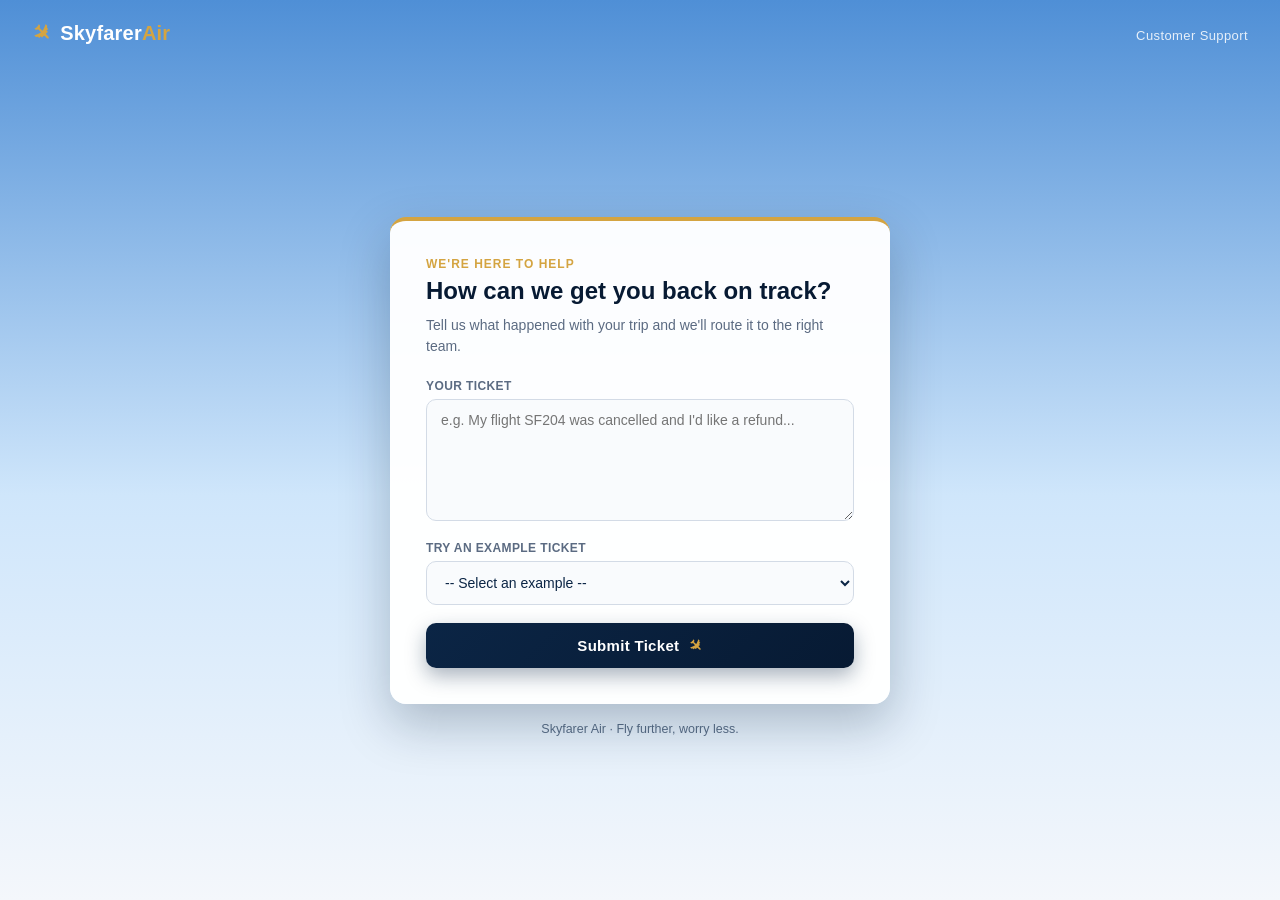
<file: frontend/index.html>
<!DOCTYPE html>
<html lang="en">
<head>
<meta charset="UTF-8">
<meta name="viewport" content="width=device-width, initial-scale=1.0">
<title>Skyfarer Air — Support</title>
<link rel="stylesheet" href="styles.css">
</head>
<body>

  <div class="sky">
    <div class="cloud cloud-1"></div>
    <div class="cloud cloud-2"></div>
    <div class="cloud cloud-3"></div>
    <div class="cloud cloud-4"></div>
    <div class="plane-trail">
      <span class="plane">✈</span>
    </div>
  </div>

  <header class="brand-bar">
    <div class="brand">
      <span class="brand-mark">✈</span>
      <span class="brand-name">Skyfarer<span class="brand-name-accent">Air</span></span>
    </div>
    <span class="brand-tagline">Customer Support</span>
  </header>

  <main class="page">
    <div class="card">
      <p class="eyebrow">We're here to help</p>
      <h1>How can we get you back on track?</h1>
      <p class="subtitle">Tell us what happened with your trip and we'll route it to the right team.</p>

      <form id="ticket-form">
        <label for="ticket-input" class="field-label">Your ticket</label>
        <textarea
          id="ticket-input"
          placeholder="e.g. My flight SF204 was cancelled and I'd like a refund..."
          rows="6"
          required
        ></textarea>

        <label for="test-ticket-select" class="field-label">Try an example ticket</label>
        <select id="test-ticket-select">
          <option value="">-- Select an example --</option>
        </select>

        <button type="submit" id="submit-btn">
          <span class="btn-label">Submit Ticket</span>
          <span class="btn-icon">✈</span>
        </button>
      </form>
    </div>

    <p class="footnote">Skyfarer Air &middot; Fly further, worry less.</p>
  </main>

  <div id="notification" class="notification hidden">
    <span id="notification-message"></span>
    <button id="notification-close" aria-label="Dismiss">&times;</button>
  </div>

  <script src="test-tickets.js"></script>
  <script src="script.js"></script>
</body>
</html>
</file>
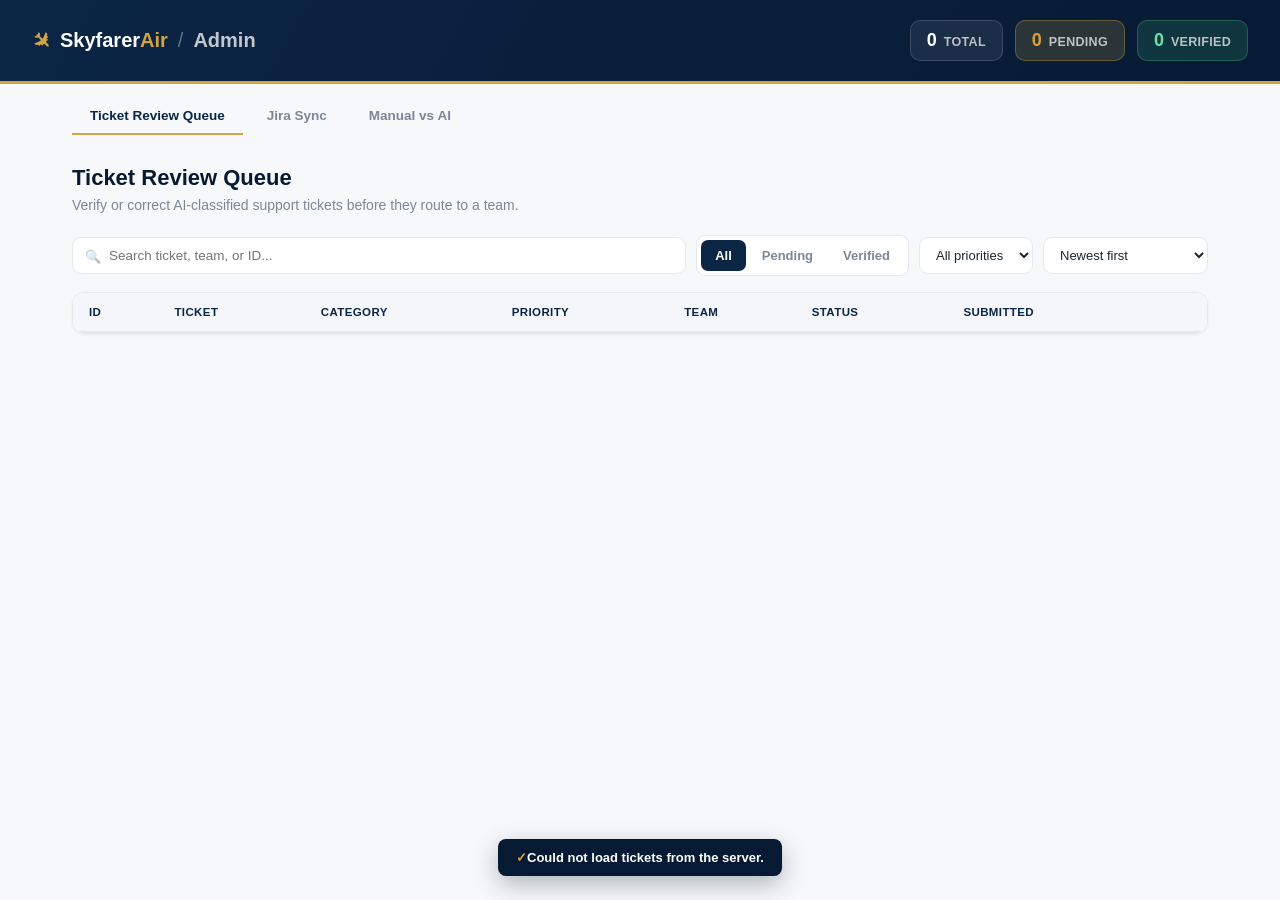
<file: frontend/admin.html>
<!DOCTYPE html>
<html lang="en">
<head>
<meta charset="UTF-8">
<meta name="viewport" content="width=device-width, initial-scale=1.0">
<title>Skyfarer Air — Admin Review</title>
<link rel="stylesheet" href="admin.css">
</head>
<body>

  <header class="topbar">
    <div class="brand">
      <span class="brand-mark">✈</span>
      <span class="brand-name">Skyfarer<span class="brand-name-accent">Air</span></span>
      <span class="brand-divider">/</span>
      <span class="brand-page">Admin</span>
    </div>
    <div class="topbar-stats">
      <div class="stat-pill">
        <span class="stat-pill-value" id="stat-total">0</span>
        <span class="stat-pill-label">Total</span>
      </div>
      <div class="stat-pill stat-pill-pending">
        <span class="stat-pill-value" id="stat-pending">0</span>
        <span class="stat-pill-label">Pending</span>
      </div>
      <div class="stat-pill stat-pill-verified">
        <span class="stat-pill-value" id="stat-verified">0</span>
        <span class="stat-pill-label">Verified</span>
      </div>
    </div>
  </header>

  <nav class="page-tabs" id="page-tabs">
    <button class="page-tab active" data-page="tickets">Ticket Review Queue</button>
    <button class="page-tab" data-page="jira">
      Jira Sync
      <span id="jira-failed-count" class="page-tab-badge hidden">0</span>
    </button>
    <button class="page-tab" data-page="benchmark">Manual vs AI</button>
  </nav>

  <main class="page" id="page-tickets">

    <div class="page-heading">
      <h1>Ticket Review Queue</h1>
      <p>Verify or correct AI-classified support tickets before they route to a team.</p>
    </div>

    <div class="toolbar">
      <div class="search-box">
        <span class="search-icon">&#128269;</span>
        <input id="search-input" type="text" placeholder="Search ticket, team, or ID...">
      </div>

      <div class="filter-tabs" id="filter-tabs">
        <button class="filter-tab active" data-filter="all">All</button>
        <button class="filter-tab" data-filter="pending">Pending</button>
        <button class="filter-tab" data-filter="verified">Verified</button>
      </div>

      <select id="priority-select">
        <option value="all">All priorities</option>
        <option value="High">High</option>
        <option value="Medium">Medium</option>
        <option value="Low">Low</option>
      </select>

      <select id="sort-select">
        <option value="date-desc">Newest first</option>
        <option value="date-asc">Oldest first</option>
        <option value="priority-desc">Priority: High → Low</option>
        <option value="priority-asc">Priority: Low → High</option>
        <option value="status">Status: pending first</option>
      </select>
    </div>

    <div class="table-wrap">
      <table class="ticket-table">
        <thead>
          <tr>
            <th class="sortable" data-sort="id">ID</th>
            <th>Ticket</th>
            <th class="sortable" data-sort="category">Category</th>
            <th class="sortable" data-sort="priority">Priority</th>
            <th>Team</th>
            <th class="sortable" data-sort="status">Status</th>
            <th class="sortable" data-sort="date">Submitted</th>
            <th></th>
          </tr>
        </thead>
        <tbody id="ticket-tbody"></tbody>
      </table>
      <p id="empty-state" class="empty-state hidden">No tickets match the current filters.</p>
    </div>

  </main>

  <main class="page hidden" id="page-jira">

    <div class="page-heading">
      <h1>Jira Sync</h1>
      <p>Track Jira ticket creation for verified tickets, and retry any that failed.</p>
    </div>

    <div class="toolbar">
      <div class="filter-tabs" id="jira-filter-tabs">
        <button class="filter-tab active" data-jira-filter="all">All</button>
        <button class="filter-tab" data-jira-filter="pending">Pending</button>
        <button class="filter-tab" data-jira-filter="created">Created</button>
        <button class="filter-tab" data-jira-filter="failed">Failed</button>
      </div>
    </div>

    <div class="table-wrap">
      <table class="ticket-table">
        <thead>
          <tr>
            <th>ID</th>
            <th>Category</th>
            <th>Team</th>
            <th>Verified</th>
            <th>Jira Status</th>
            <th>Jira Ticket</th>
            <th></th>
          </tr>
        </thead>
        <tbody id="jira-tbody"></tbody>
      </table>
      <p id="jira-empty-state" class="empty-state hidden">No verified tickets yet.</p>
    </div>

  </main>

  <main class="page hidden" id="page-benchmark">

    <div class="page-heading">
      <h1>Manual vs AI</h1>
      <p>Classify the same ticket manually and see how long it took compared to the AI.</p>
    </div>

    <div class="toolbar">
      <div class="field-group benchmark-input-group">
        <label class="field-label">Ticket Text</label>
        <textarea id="bench-ticket-input" rows="2" placeholder="Paste a passenger ticket to benchmark..."></textarea>
      </div>
      <div class="stat-pill stat-pill-light">
        <span class="stat-pill-value" id="bench-manual-timer">0.0s</span>
        <span class="stat-pill-label">Manual Time</span>
      </div>
      <button id="bench-start-btn" class="btn btn-primary">Start</button>
    </div>

    <div id="bench-manual-fields" class="table-wrap benchmark-form-card hidden">
      <div class="field-row">
        <div class="field-group">
          <label class="field-label">Category</label>
          <select id="bench-category" disabled></select>
        </div>
        <div class="field-group">
          <label class="field-label">Priority</label>
          <select id="bench-priority" disabled>
            <option value="High">High</option>
            <option value="Medium">Medium</option>
            <option value="Low">Low</option>
          </select>
        </div>
      </div>
      <div class="field-group">
        <label class="field-label">Assigned Team</label>
        <select id="bench-team" disabled></select>
      </div>
      <div class="field-group">
        <label class="field-label">Reasoning</label>
        <textarea id="bench-reasoning" rows="3" disabled></textarea>
      </div>
      <button id="bench-submit-btn" class="btn btn-primary" disabled>Submit Manual</button>
    </div>

    <p id="bench-waiting" class="empty-state hidden">Manual submitted — waiting on AI classification...</p>

    <div id="bench-result" class="table-wrap benchmark-result hidden">
      <table class="ticket-table">
        <thead>
          <tr>
            <th>Metric</th>
            <th>Manual</th>
            <th>AI</th>
          </tr>
        </thead>
        <tbody>
          <tr>
            <td>Time</td>
            <td class="benchmark-time-cell" id="bench-manual-time-out"></td>
            <td class="benchmark-time-cell" id="bench-ai-time-out"></td>
          </tr>
          <tr>
            <td>Category</td>
            <td id="bench-manual-category-out"></td>
            <td id="bench-ai-category-out"></td>
          </tr>
          <tr>
            <td>Priority</td>
            <td id="bench-manual-priority-out"></td>
            <td id="bench-ai-priority-out"></td>
          </tr>
          <tr>
            <td>Team</td>
            <td class="cell-team" id="bench-manual-team-out"></td>
            <td class="cell-team" id="bench-ai-team-out"></td>
          </tr>
          <tr>
            <td>Reasoning</td>
            <td id="bench-manual-reasoning-out"></td>
            <td id="bench-ai-reasoning-out"></td>
          </tr>
        </tbody>
      </table>
      <div class="benchmark-diff">
        <span id="bench-diff-summary"></span>
        <button id="bench-reset-btn" class="btn btn-ghost">Run Another</button>
      </div>
    </div>

  </main>

  <!-- review side panel -->
  <div id="overlay" class="overlay hidden"></div>
  <aside id="review-panel" class="review-panel hidden">
    <div class="review-header">
      <h2>Review Ticket <span id="review-id">#—</span></h2>
      <button id="panel-close" class="icon-btn" aria-label="Close">&times;</button>
    </div>

    <div class="review-body">
      <div class="field-group">
        <label class="field-label">Original Ticket Text</label>
        <textarea id="field-input" rows="5" readonly></textarea>
      </div>

      <div class="field-row">
        <div class="field-group">
          <label class="field-label">Category</label>
          <select id="field-category"></select>
        </div>
        <div class="field-group">
          <label class="field-label">Priority</label>
          <select id="field-priority">
            <option value="High">High</option>
            <option value="Medium">Medium</option>
            <option value="Low">Low</option>
          </select>
        </div>
      </div>

      <div class="field-group">
        <label class="field-label">Assigned Team</label>
        <select id="field-team"></select>
        <span class="field-hint">Auto-filled from category, editable if needed.</span>
      </div>

      <div class="field-group">
        <label class="field-label">Reasoning</label>
        <textarea id="field-reasoning" rows="4"></textarea>
      </div>

      <div class="field-group meta-row">
        <span class="field-label">Submitted</span>
        <span id="field-created" class="meta-value">—</span>
      </div>
    </div>

    <div class="review-footer">
      <span class="field-hint">Saving marks this ticket as verified.</span>
      <div class="review-actions">
        <button id="btn-cancel" class="btn btn-ghost">Cancel</button>
        <button id="btn-save" class="btn btn-primary">Verify &amp; Save</button>
      </div>
    </div>
  </aside>

  <div id="toast" class="toast hidden"></div>

  <script src="admin.js"></script>
</body>
</html>
</file>
<file: frontend/styles.css>
* {
  box-sizing: border-box;
}

:root {
  --navy: #0b2545;
  --navy-deep: #071a33;
  --gold: #d4a441;
  --sky-top: #4f8fd6;
  --sky-bottom: #cfe6fb;
}

html, body {
  height: 100%;
}

body {
  margin: 0;
  min-height: 100vh;
  position: relative;
  overflow-x: hidden;
  display: flex;
  flex-direction: column;
  font-family: -apple-system, BlinkMacSystemFont, "Segoe UI", Roboto, sans-serif;
  color: var(--navy);
  background: linear-gradient(180deg, var(--sky-top) 0%, var(--sky-bottom) 55%, #f4f7fb 100%);
}

/* ---------- animated sky background (clouds + plane) ---------- */

.sky {
  position: fixed;
  inset: 0;
  overflow: hidden;
  z-index: 0;
  pointer-events: none;
}

.cloud {
  position: absolute;
  background: #fff;
  opacity: 0.75;
  border-radius: 50%;
  filter: blur(0.5px);
}

.cloud::before,
.cloud::after {
  content: "";
  position: absolute;
  background: inherit;
  border-radius: 50%;
}

.cloud-1 {
  width: 120px;
  height: 40px;
  top: 12%;
  left: -20%;
  animation: drift 38s linear infinite;
}
.cloud-1::before { width: 60px; height: 60px; top: -30px; left: 15px; }
.cloud-1::after  { width: 50px; height: 50px; top: -20px; left: 60px; }

.cloud-2 {
  width: 90px;
  height: 32px;
  top: 25%;
  left: -25%;
  animation: drift 52s linear infinite;
  animation-delay: -12s;
}
.cloud-2::before { width: 46px; height: 46px; top: -22px; left: 10px; }
.cloud-2::after  { width: 38px; height: 38px; top: -16px; left: 46px; }

.cloud-3 {
  width: 150px;
  height: 46px;
  top: 6%;
  left: -30%;
  animation: drift 65s linear infinite;
  animation-delay: -30s;
  opacity: 0.55;
}
.cloud-3::before { width: 70px; height: 70px; top: -35px; left: 20px; }
.cloud-3::after  { width: 56px; height: 56px; top: -24px; left: 78px; }

.cloud-4 {
  width: 70px;
  height: 26px;
  top: 33%;
  left: -20%;
  animation: drift 44s linear infinite;
  animation-delay: -5s;
  opacity: 0.6;
}
.cloud-4::before { width: 34px; height: 34px; top: -16px; left: 8px; }
.cloud-4::after  { width: 28px; height: 28px; top: -12px; left: 34px; }

@keyframes drift {
  from { transform: translateX(0); }
  to   { transform: translateX(140vw); }
}

.plane-trail {
  position: absolute;
  top: 16%;
  left: -10%;
  animation: fly 26s linear infinite;
}

.plane-trail .plane {
  display: inline-block;
  font-size: 22px;
  color: #ffffff;
  text-shadow: 0 2px 6px rgba(0, 0, 0, 0.25);
}

@keyframes fly {
  from { transform: translateX(0) translateY(0); }
  to   { transform: translateX(130vw) translateY(-30px); }
}

/* ---------- brand bar ---------- */

.brand-bar {
  position: relative;
  z-index: 1;
  display: flex;
  align-items: baseline;
  justify-content: space-between;
  padding: 20px 32px;
  color: #fff;
}

.brand {
  display: flex;
  align-items: center;
  gap: 10px;
  font-size: 20px;
  font-weight: 700;
  letter-spacing: 0.2px;
}

.brand-mark {
  transform: rotate(45deg);
  display: inline-block;
  color: var(--gold);
  font-size: 22px;
}

.brand-name-accent {
  color: var(--gold);
  font-weight: 700;
}

.brand-tagline {
  font-size: 13px;
  opacity: 0.85;
  letter-spacing: 0.4px;
}

/* ---------- page content ---------- */

.page {
  position: relative;
  z-index: 1;
  flex: 1;
  display: flex;
  flex-direction: column;
  align-items: center;
  justify-content: center;
  padding: 24px;
}

.card {
  background: rgba(255, 255, 255, 0.97);
  border-radius: 16px;
  box-shadow: 0 20px 50px rgba(7, 26, 51, 0.25);
  padding: 36px;
  width: 100%;
  max-width: 500px;
  border-top: 4px solid var(--gold);
}

.eyebrow {
  margin: 0 0 6px;
  font-size: 12px;
  font-weight: 700;
  letter-spacing: 1px;
  text-transform: uppercase;
  color: var(--gold);
}

h1 {
  margin: 0 0 10px;
  font-size: 24px;
  color: var(--navy-deep);
}

.subtitle {
  margin: 0 0 22px;
  color: #5b6b82;
  font-size: 14px;
  line-height: 1.5;
}

.field-label {
  display: block;
  font-size: 12px;
  font-weight: 600;
  color: #5b6b82;
  margin-bottom: 6px;
  text-transform: uppercase;
  letter-spacing: 0.4px;
}

textarea {
  width: 100%;
  padding: 12px 14px;
  font-size: 14px;
  font-family: inherit;
  border: 1px solid #d3dbe6;
  border-radius: 10px;
  resize: vertical;
  min-height: 120px;
  background: #f9fbfd;
}

textarea:focus {
  outline: none;
  border-color: var(--navy);
  box-shadow: 0 0 0 3px rgba(11, 37, 69, 0.12);
  background: #fff;
}

label[for="test-ticket-select"] {
  margin-top: 16px;
}

select#test-ticket-select {
  width: 100%;
  padding: 12px 14px;
  font-size: 14px;
  font-family: inherit;
  border: 1px solid #d3dbe6;
  border-radius: 10px;
  background: #f9fbfd;
  color: var(--navy);
}

select#test-ticket-select:focus {
  outline: none;
  border-color: var(--navy);
  box-shadow: 0 0 0 3px rgba(11, 37, 69, 0.12);
  background: #fff;
}

button#submit-btn {
  margin-top: 18px;
  width: 100%;
  padding: 13px;
  font-size: 15px;
  font-weight: 700;
  letter-spacing: 0.3px;
  color: #fff;
  background: linear-gradient(135deg, var(--navy) 0%, var(--navy-deep) 100%);
  border: none;
  border-radius: 10px;
  cursor: pointer;
  display: flex;
  align-items: center;
  justify-content: center;
  gap: 10px;
  transition: transform 0.15s ease, box-shadow 0.15s ease;
  box-shadow: 0 8px 20px rgba(11, 37, 69, 0.35);
}

button#submit-btn:hover:not(:disabled) {
  transform: translateY(-1px);
  box-shadow: 0 10px 24px rgba(11, 37, 69, 0.4);
}

button#submit-btn:disabled {
  background: #93a2b8;
  box-shadow: none;
  cursor: not-allowed;
  transform: none;
}

.btn-icon {
  transform: rotate(45deg);
  color: var(--gold);
  font-size: 16px;
}

.footnote {
  margin-top: 18px;
  font-size: 12.5px;
  color: rgba(11, 37, 69, 0.65);
  text-align: center;
}

/* ---------- notification toast ---------- */

.notification {
  position: fixed;
  top: 24px;
  left: 50%;
  transform: translateX(-50%);
  z-index: 10;
  display: flex;
  align-items: center;
  gap: 12px;
  padding: 14px 18px;
  border-radius: 10px;
  font-size: 14px;
  font-weight: 500;
  box-shadow: 0 4px 16px rgba(0, 0, 0, 0.18);
  max-width: 90%;
  transition: opacity 0.2s ease, transform 0.2s ease;
}

.notification.hidden {
  opacity: 0;
  pointer-events: none;
  transform: translateX(-50%) translateY(-12px);
}

.notification.success {
  background: #e6f6ec;
  color: #1a7a3f;
  border: 1px solid #b6e5c6;
}

.notification.warning {
  background: #fff6e0;
  color: #8a6300;
  border: 1px solid #f2dd9a;
}

.notification.error {
  background: #fdeaea;
  color: #b3261e;
  border: 1px solid #f5c2c0;
}

.notification button#notification-close {
  background: none;
  border: none;
  font-size: 18px;
  line-height: 1;
  cursor: pointer;
  color: inherit;
  opacity: 0.6;
}

.notification button#notification-close:hover {
  opacity: 1;
}

@media (max-width: 480px) {
  .brand-bar {
    padding: 16px 20px;
  }
  .card {
    padding: 26px 22px;
  }
}
</file>
<file: frontend/admin.css>
* {
  box-sizing: border-box;
}

:root {
  --navy: #0b2545;
  --navy-deep: #071a33;
  --gold: #d4a441;
  --bg: #f7f8fa;
  --surface: #ffffff;
  --border: #e5e9ef;
  --text: #1c2733;
  --text-muted: #7c8798;
  --high: #b3261e;
  --high-bg: #fdeaea;
  --medium: #8a6300;
  --medium-bg: #fff6e0;
  --low: #1a7a3f;
  --low-bg: #e6f6ec;
  --verified: #1a7a3f;
  --verified-bg: #e6f6ec;
  --pending: #8a6300;
  --pending-bg: #fff6e0;
}

html, body {
  height: 100%;
}

body {
  margin: 0;
  font-family: -apple-system, BlinkMacSystemFont, "Segoe UI", Roboto, sans-serif;
  color: var(--text);
  background: var(--bg);
  font-size: 14.5px;
}

/* ---------- topbar ---------- */

.topbar {
  display: flex;
  align-items: center;
  justify-content: space-between;
  padding: 20px 32px;
  background: linear-gradient(120deg, var(--navy) 0%, var(--navy-deep) 100%);
  border-bottom: 3px solid var(--gold);
  flex-wrap: wrap;
  gap: 14px;
}

.brand {
  display: flex;
  align-items: center;
  gap: 10px;
  font-size: 20px;
  font-weight: 700;
  color: #fff;
}

.brand-mark {
  transform: rotate(45deg);
  color: var(--gold);
  font-size: 22px;
}

.brand-name-accent {
  color: var(--gold);
}

.brand-divider {
  color: rgba(255, 255, 255, 0.35);
  font-weight: 300;
}

.brand-page {
  color: rgba(255, 255, 255, 0.75);
  font-weight: 600;
}

.topbar-stats {
  display: flex;
  gap: 12px;
}

.stat-pill {
  display: flex;
  align-items: baseline;
  gap: 7px;
  padding: 9px 16px;
  border-radius: 10px;
  background: rgba(255, 255, 255, 0.08);
  border: 1px solid rgba(255, 255, 255, 0.14);
}

.stat-pill-value {
  font-size: 18px;
  font-weight: 800;
  color: #fff;
}

.stat-pill-label {
  font-size: 12.5px;
  font-weight: 600;
  color: rgba(255, 255, 255, 0.7);
  text-transform: uppercase;
  letter-spacing: 0.3px;
}

.stat-pill-pending {
  background: rgba(212, 164, 65, 0.18);
  border-color: rgba(212, 164, 65, 0.35);
}

.stat-pill-pending .stat-pill-value {
  color: var(--gold);
}

.stat-pill-verified {
  background: rgba(59, 179, 118, 0.18);
  border-color: rgba(59, 179, 118, 0.35);
}

.stat-pill-verified .stat-pill-value {
  color: #6fe0a3;
}

/* ---------- page tabs ---------- */

.page-tabs {
  display: flex;
  gap: 6px;
  padding: 14px 32px 0;
  max-width: 1200px;
  margin: 0 auto;
}

.page-tab {
  display: inline-flex;
  align-items: center;
  gap: 8px;
  border: none;
  background: transparent;
  padding: 10px 18px;
  font-size: 13.5px;
  font-weight: 600;
  color: var(--text-muted);
  cursor: pointer;
  border-bottom: 2px solid transparent;
}

.page-tab.active {
  color: var(--navy);
  border-bottom-color: var(--gold);
}

.page-tab-badge {
  display: inline-flex;
  align-items: center;
  justify-content: center;
  min-width: 18px;
  height: 18px;
  padding: 0 5px;
  border-radius: 999px;
  font-size: 11px;
  font-weight: 700;
  color: var(--high);
  background: var(--high-bg);
}

.page-tab-badge.hidden {
  display: none;
}

.page.hidden {
  display: none;
}

/* ---------- page ---------- */

.page {
  padding: 30px 32px 60px;
  max-width: 1200px;
  margin: 0 auto;
}

.page-heading {
  margin-bottom: 22px;
}

.page-heading h1 {
  margin: 0 0 6px;
  font-size: 22px;
  font-weight: 700;
  color: var(--navy-deep);
}

.page-heading p {
  margin: 0;
  color: var(--text-muted);
  font-size: 14px;
}

.toolbar {
  display: flex;
  align-items: center;
  gap: 10px;
  margin-bottom: 16px;
  flex-wrap: wrap;
}

.search-box {
  position: relative;
  flex: 1;
  min-width: 220px;
}

.search-icon {
  position: absolute;
  left: 13px;
  top: 50%;
  transform: translateY(-50%);
  font-size: 13px;
  opacity: 0.5;
}

.search-box input {
  width: 100%;
  padding: 10px 14px 10px 36px;
  border-radius: 9px;
  border: 1px solid var(--border);
  background: var(--surface);
  font-size: 13.5px;
  font-family: inherit;
}

.search-box input:focus {
  outline: none;
  border-color: var(--navy);
  box-shadow: 0 0 0 3px rgba(11, 37, 69, 0.08);
}

.filter-tabs {
  display: flex;
  gap: 2px;
  background: var(--surface);
  border: 1px solid var(--border);
  padding: 4px;
  border-radius: 9px;
}

.filter-tab {
  border: none;
  background: transparent;
  padding: 8px 14px;
  border-radius: 7px;
  font-size: 13px;
  font-weight: 600;
  color: var(--text-muted);
  cursor: pointer;
}

.filter-tab.active {
  background: var(--navy);
  color: #fff;
}

#priority-select,
#sort-select {
  padding: 9px 12px;
  border-radius: 9px;
  border: 1px solid var(--border);
  font-size: 13px;
  font-family: inherit;
  background: var(--surface);
  color: var(--text);
}

/* ---------- table ---------- */

.table-wrap {
  background: var(--surface);
  border: 1px solid var(--border);
  border-radius: 12px;
  overflow: hidden;
  box-shadow: 0 1px 3px rgba(11, 37, 69, 0.06);
}

.ticket-table {
  width: 100%;
  border-collapse: collapse;
  font-size: 13.5px;
}

.ticket-table th {
  text-align: left;
  padding: 13px 16px;
  font-size: 11.5px;
  text-transform: uppercase;
  letter-spacing: 0.4px;
  color: var(--navy);
  border-bottom: 2px solid var(--border);
  white-space: nowrap;
  background: #f4f6fa;
}

.ticket-table th.sortable {
  cursor: pointer;
  user-select: none;
}

.ticket-table th.sortable:hover {
  color: var(--text);
}

.sort-arrow {
  font-size: 9px;
  margin-left: 3px;
  opacity: 0.6;
}

.ticket-table td {
  padding: 13px 16px;
  border-bottom: 1px solid var(--border);
  vertical-align: top;
}

.ticket-table tbody tr:nth-child(even) {
  background: #fafbfd;
}

.ticket-table tbody tr:hover {
  background: #eef3fa;
}

.ticket-table tbody tr:last-child td {
  border-bottom: none;
}

.cell-id {
  color: var(--text-muted);
  font-variant-numeric: tabular-nums;
}

.cell-ticket {
  max-width: 300px;
}

.cell-ticket-text {
  display: -webkit-box;
  -webkit-line-clamp: 2;
  -webkit-box-orient: vertical;
  overflow: hidden;
  line-height: 1.4;
}

.badge {
  display: inline-flex;
  align-items: center;
  gap: 6px;
  padding: 4px 11px;
  border-radius: 999px;
  font-size: 12px;
  font-weight: 700;
  white-space: nowrap;
}

.badge-High { color: var(--high); background: var(--high-bg); }
.badge-Medium { color: var(--medium); background: var(--medium-bg); }
.badge-Low { color: var(--low); background: var(--low-bg); }
.badge-verified { color: var(--verified); background: var(--verified-bg); }
.badge-pending { color: var(--pending); background: var(--pending-bg); }
.badge-failed { color: var(--high); background: var(--high-bg); }

.badge-dot {
  width: 5px;
  height: 5px;
  border-radius: 50%;
  background: currentColor;
}

.cell-team {
  color: var(--text-muted);
}

.cell-date {
  color: var(--text-muted);
  white-space: nowrap;
}

.review-btn {
  border: 1px solid var(--navy);
  background: var(--surface);
  color: var(--navy);
  padding: 6px 13px;
  border-radius: 7px;
  font-size: 12.5px;
  font-weight: 700;
  cursor: pointer;
  white-space: nowrap;
  transition: background 0.15s ease, color 0.15s ease, transform 0.1s ease;
}

.review-btn:hover {
  background: var(--navy);
  color: #fff;
  transform: translateY(-1px);
}

.review-btn:disabled {
  border-color: var(--border);
  color: var(--text-muted);
  cursor: default;
}

.review-btn:disabled:hover {
  background: var(--surface);
  color: var(--text-muted);
  transform: none;
}

.empty-state {
  text-align: center;
  padding: 40px 20px;
  color: var(--text-muted);
}

.empty-state.hidden {
  display: none;
}

/* ---------- review side panel ---------- */

.overlay {
  position: fixed;
  inset: 0;
  background: rgba(7, 26, 51, 0.4);
  z-index: 20;
}

.overlay.hidden {
  display: none;
}

.review-panel {
  position: fixed;
  top: 0;
  right: 0;
  height: 100vh;
  width: 460px;
  max-width: 92vw;
  background: var(--surface);
  z-index: 30;
  display: flex;
  flex-direction: column;
  box-shadow: -16px 0 40px rgba(7, 26, 51, 0.2);
  animation: slide-in 0.18s ease;
}

.review-panel.hidden {
  display: none;
}

@keyframes slide-in {
  from { transform: translateX(100%); }
  to { transform: translateX(0); }
}

.review-header {
  display: flex;
  align-items: center;
  justify-content: space-between;
  padding: 20px 24px;
  border-bottom: 1px solid var(--border);
}

.review-header h2 {
  margin: 0;
  font-size: 18px;
  font-weight: 700;
  color: var(--navy-deep);
}

.icon-btn {
  border: none;
  background: transparent;
  font-size: 22px;
  line-height: 1;
  color: var(--text-muted);
  cursor: pointer;
  padding: 2px 6px;
  border-radius: 6px;
}

.icon-btn:hover {
  background: var(--bg);
  color: var(--text);
}

.review-body {
  padding: 22px 24px;
  overflow-y: auto;
  flex: 1;
  display: flex;
  flex-direction: column;
  gap: 20px;
}

.field-group {
  display: flex;
  flex-direction: column;
  gap: 8px;
}

.field-row {
  display: grid;
  grid-template-columns: 1fr 1fr;
  gap: 16px;
}

.field-label {
  font-size: 13px;
  font-weight: 700;
  letter-spacing: 0.2px;
  color: var(--text);
}

.field-hint {
  font-size: 12.5px;
  color: var(--text-muted);
}

.review-body textarea,
.review-body select {
  width: 100%;
  padding: 11px 13px;
  font-size: 14.5px;
  line-height: 1.5;
  font-family: inherit;
  border: 1px solid var(--border);
  border-radius: 8px;
  background: #f9fbfd;
  color: var(--text);
  resize: vertical;
}

.review-body textarea#field-input {
  background: #f2f5f9;
  color: var(--text);
  font-size: 14px;
}

.review-body textarea:focus,
.review-body select:focus {
  outline: none;
  border-color: var(--navy);
  box-shadow: 0 0 0 3px rgba(11, 37, 69, 0.08);
  background: #fff;
}

.meta-row {
  flex-direction: row;
  align-items: center;
  justify-content: space-between;
}

.meta-value {
  font-size: 13.5px;
  color: var(--text);
}

.review-footer {
  padding: 18px 24px 22px;
  border-top: 1px solid var(--border);
  display: flex;
  align-items: center;
  justify-content: space-between;
  gap: 12px;
}

.review-body select:disabled,
.review-body textarea:disabled {
  background: #eef1f5;
  color: var(--text-muted);
  cursor: not-allowed;
}

.btn-primary:disabled {
  background: #a9b4c2;
  cursor: not-allowed;
}

.btn-primary:disabled:hover {
  background: #a9b4c2;
}

.review-actions {
  display: flex;
  gap: 8px;
}

.btn {
  padding: 10px 18px;
  border-radius: 8px;
  font-size: 13.5px;
  font-weight: 700;
  cursor: pointer;
  border: none;
}

.btn-ghost {
  background: transparent;
  color: var(--text-muted);
  border: 1px solid var(--border);
}

.btn-ghost:hover {
  background: var(--bg);
}

.btn-primary {
  background: var(--navy);
  color: #fff;
}

.btn-primary:hover {
  background: var(--navy-deep);
}

/* ---------- benchmark tab ---------- */

.benchmark-input-group {
  flex: 1;
  min-width: 260px;
}

.benchmark-input-group textarea {
  width: 100%;
  padding: 10px 14px;
  border-radius: 9px;
  border: 1px solid var(--border);
  background: var(--surface);
  font-size: 13.5px;
  font-family: inherit;
  resize: vertical;
}

.benchmark-input-group textarea:focus {
  outline: none;
  border-color: var(--navy);
  box-shadow: 0 0 0 3px rgba(11, 37, 69, 0.08);
}

.stat-pill-light {
  background: var(--surface);
  border: 1px solid var(--border);
}

.stat-pill-light .stat-pill-value {
  color: var(--navy);
  font-variant-numeric: tabular-nums;
}

.stat-pill-light .stat-pill-label {
  color: var(--text-muted);
}

.benchmark-form-card {
  padding: 22px 24px;
  display: flex;
  flex-direction: column;
  gap: 20px;
  max-width: 560px;
  margin-bottom: 20px;
}

.benchmark-form-card.hidden {
  display: none;
}

.benchmark-form-card select,
.benchmark-form-card textarea {
  width: 100%;
  padding: 11px 13px;
  font-size: 14.5px;
  line-height: 1.5;
  font-family: inherit;
  border: 1px solid var(--border);
  border-radius: 8px;
  background: #f9fbfd;
  color: var(--text);
  resize: vertical;
}

.benchmark-form-card select:focus,
.benchmark-form-card textarea:focus {
  outline: none;
  border-color: var(--navy);
  box-shadow: 0 0 0 3px rgba(11, 37, 69, 0.08);
  background: #fff;
}

.benchmark-form-card select:disabled,
.benchmark-form-card textarea:disabled {
  background: #eef1f5;
  color: var(--text-muted);
  cursor: not-allowed;
}

.benchmark-result.hidden {
  display: none;
}

.benchmark-time-cell {
  font-size: 16px;
  font-weight: 700;
  color: var(--navy);
  font-variant-numeric: tabular-nums;
}

.benchmark-diff {
  display: flex;
  align-items: center;
  justify-content: space-between;
  background: #f4f6fa;
  border-top: 1px solid var(--border);
  padding: 14px 16px;
}

.benchmark-diff span {
  font-weight: 700;
  color: var(--navy-deep);
  font-size: 13.5px;
}

/* ---------- toast ---------- */

.toast {
  position: fixed;
  bottom: 24px;
  left: 50%;
  transform: translateX(-50%);
  background: var(--navy-deep);
  color: #fff;
  padding: 11px 18px;
  border-radius: 8px;
  font-size: 13px;
  font-weight: 600;
  box-shadow: 0 8px 24px rgba(7, 26, 51, 0.3);
  z-index: 40;
  transition: opacity 0.2s ease, transform 0.2s ease;
}

.toast.hidden {
  opacity: 0;
  pointer-events: none;
  transform: translateX(-50%) translateY(10px);
}

.toast::before {
  content: "\2713 ";
  color: var(--gold);
  font-weight: 700;
}

/* ---------- responsive ---------- */

@media (max-width: 700px) {
  .page {
    padding: 18px 14px 40px;
  }
  .review-panel {
    width: 100vw;
  }
}
</file>
